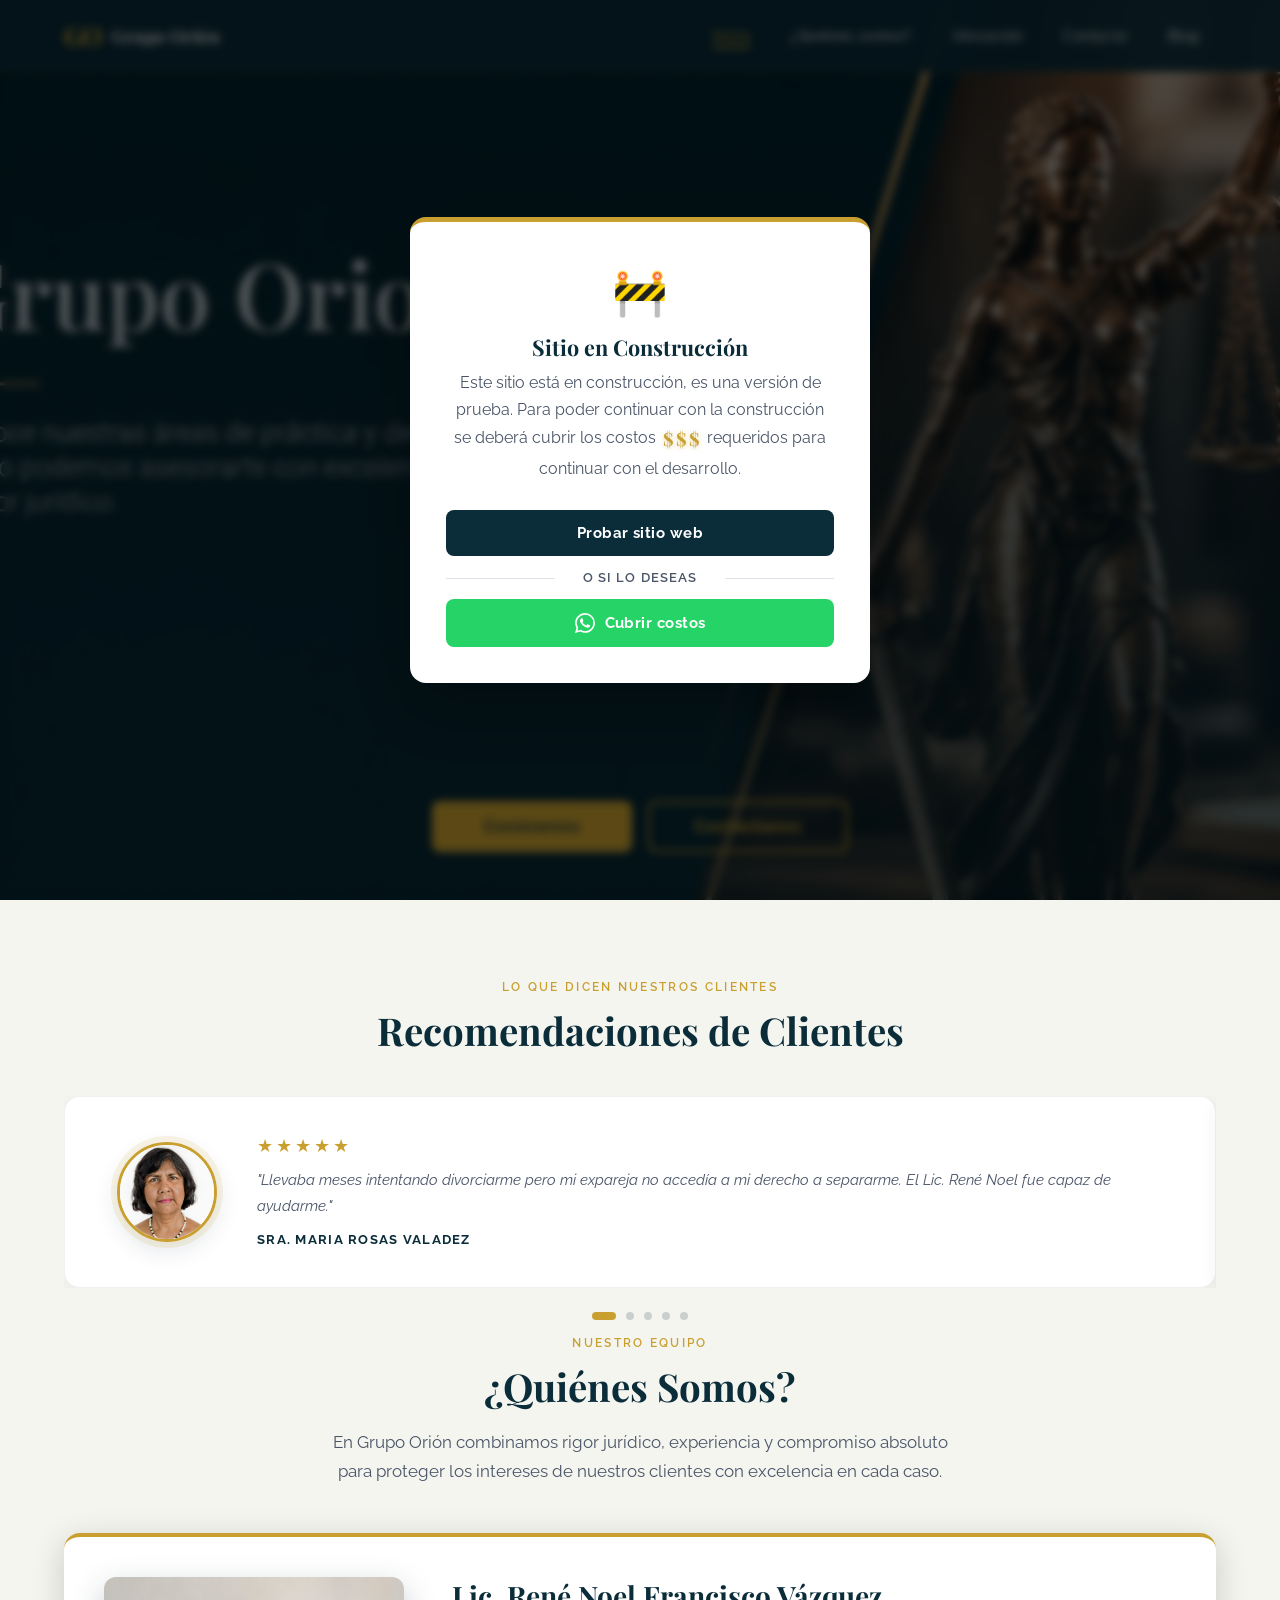
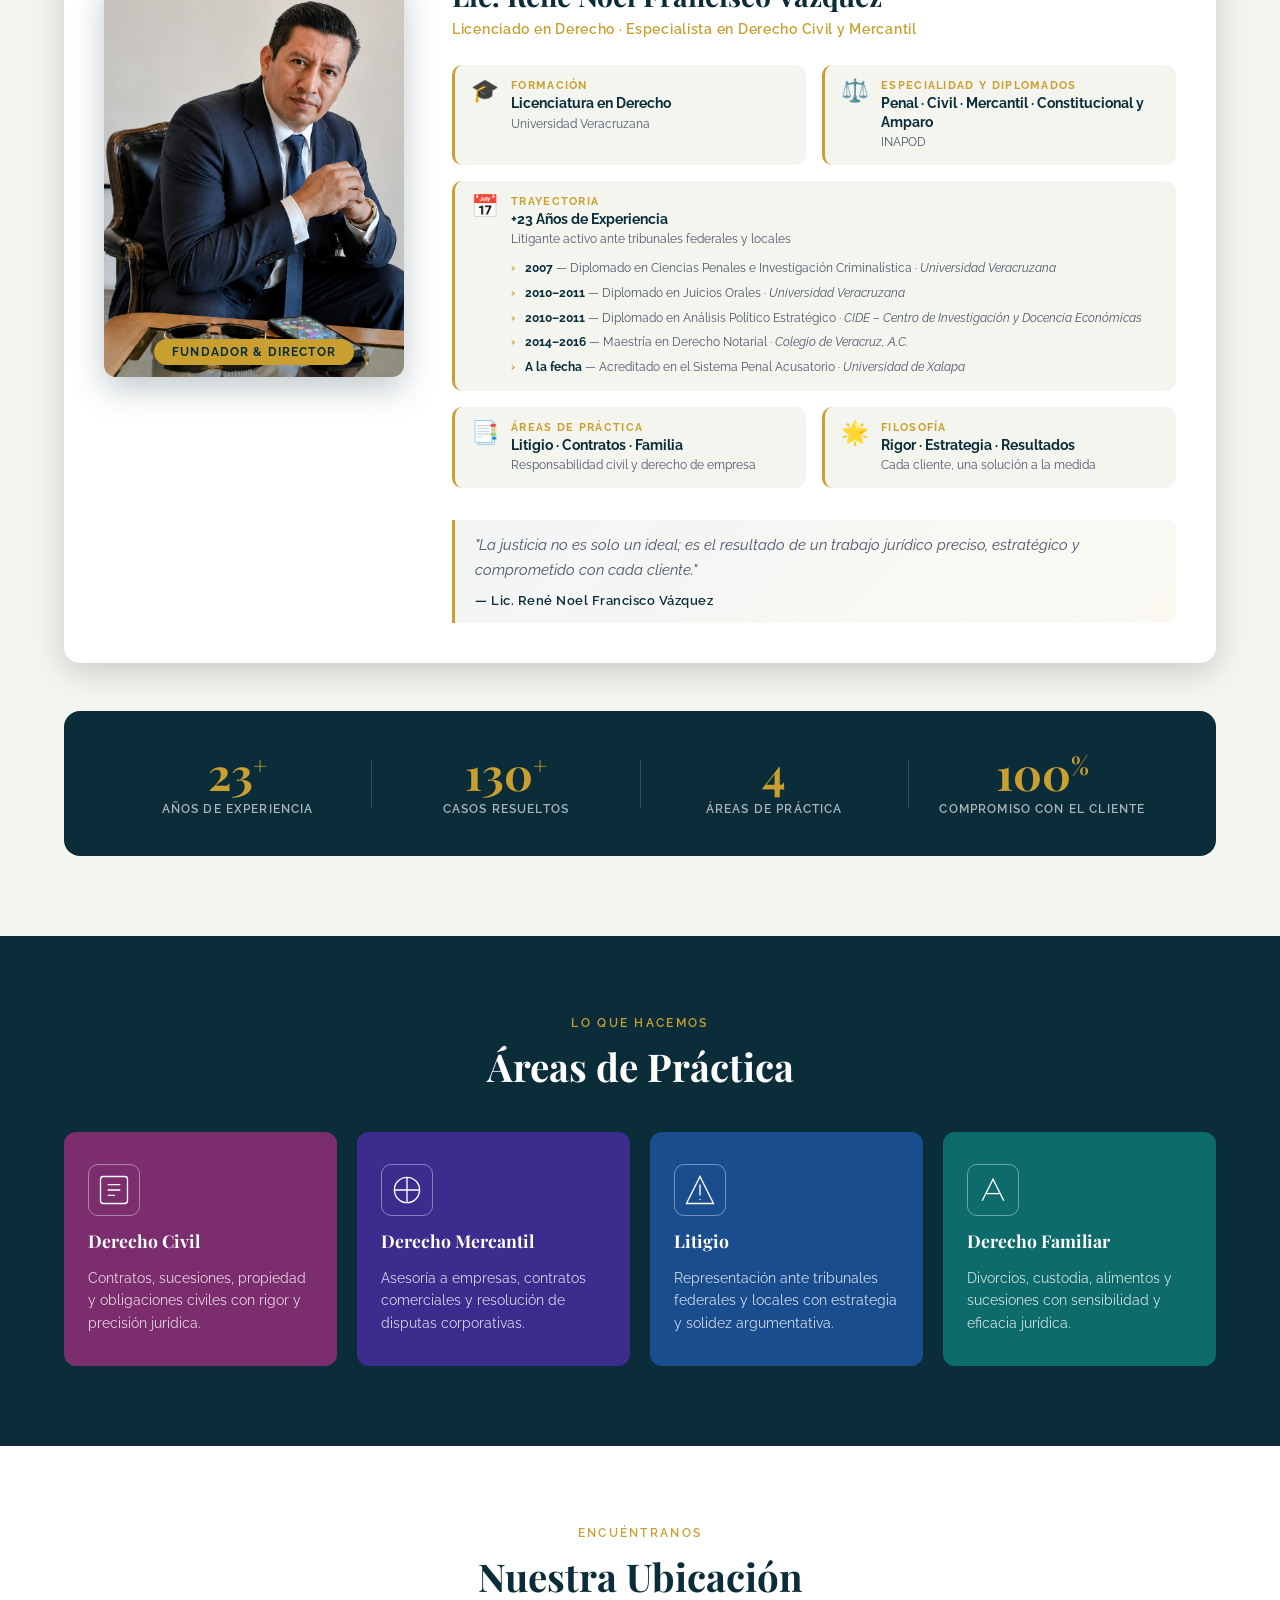
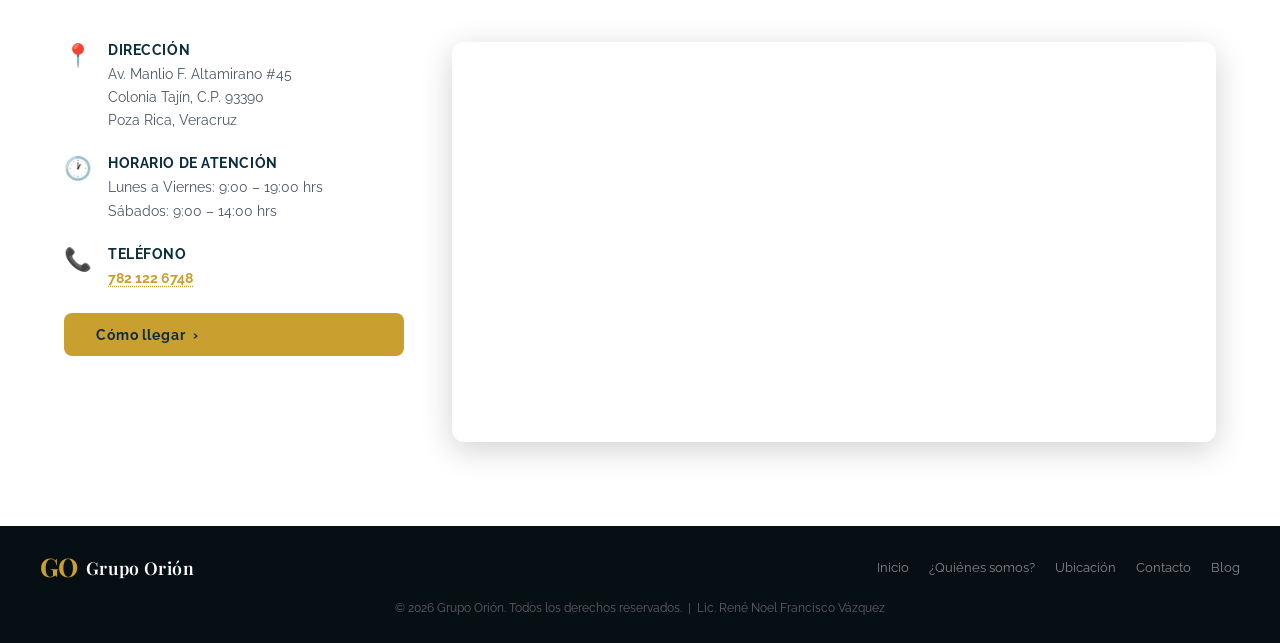
<file: index.html>
<!DOCTYPE html>
<html lang="es">
<head>
  <meta charset="UTF-8" />
  <meta name="viewport" content="width=device-width, initial-scale=1.0" />
  <title>Grupo Orión – Servicios Jurídicos</title>

  <!-- SEO básico -->
  <meta name="description" content="Grupo Orión – Más de 23 años protegiendo tus intereses. Lic. René Noel Francisco Vázquez. Derecho Civil, Mercantil, Litigio y Familiar en Poza Rica, Veracruz." />
  <meta name="author" content="Lic. René Noel Francisco Vázquez" />
  <meta name="keywords" content="abogado Poza Rica, abogado Veracruz, derecho civil Poza Rica, derecho mercantil, litigio, derecho familiar, asesoría jurídica, Grupo Orión, René Vázquez abogado, bufete jurídico Poza Rica, abogado 93390" />
  <meta name="robots" content="index, follow, max-snippet:-1, max-image-preview:large, max-video-preview:-1" />
  <link rel="canonical" href="https://arrova931026.github.io/grupo_orion/" />

  <!-- Geo -->
  <meta name="geo.region"      content="MX-VER" />
  <meta name="geo.placename"   content="Poza Rica, Veracruz, México" />
  <meta name="geo.position"    content="20.5308123;-97.4604922" />
  <meta name="ICBM"            content="20.5308123, -97.4604922" />

  <!-- Open Graph (Facebook, WhatsApp, LinkedIn, correo) -->
  <meta property="og:type"        content="website" />
  <meta property="og:url"         content="https://arrova931026.github.io/grupo_orion/" />
  <meta property="og:title"       content="Grupo Orión – Servicios Jurídicos" />
  <meta property="og:description" content="Más de 23 años protegiendo tus intereses con rigor, estrategia y resultados. Consulta al Lic. René Noel Francisco Vázquez." />
  <meta property="og:image"       content="https://arrova931026.github.io/grupo_orion/social.jpg" />
  <meta property="og:image:type"   content="image/jpeg" />
  <meta property="og:image:width"  content="1200" />
  <meta property="og:image:height" content="1600" />
  <meta property="og:locale"      content="es_MX" />
  <meta property="og:site_name"   content="Grupo Orión" />

  <!-- Twitter Card -->
  <meta name="twitter:card"        content="summary_large_image" />
  <meta name="twitter:title"       content="Grupo Orión – Servicios Jurídicos" />
  <meta name="twitter:description" content="Más de 23 años protegiendo tus intereses con rigor, estrategia y resultados. Consulta al Lic. René Noel Francisco Vázquez." />
  <meta name="twitter:image"       content="https://arrova931026.github.io/grupo_orion/social.jpg" />
  <link rel="preconnect" href="https://fonts.googleapis.com" />
  <link rel="preconnect" href="https://fonts.gstatic.com" crossorigin />
  <link href="https://fonts.googleapis.com/css2?family=Playfair+Display:wght@400;600;700&family=Raleway:wght@300;400;500;600;700&display=swap" rel="stylesheet" />
  <link rel="stylesheet" href="styles.css" />
</head>
<body>

  <!-- ═══════════════════════════════════ NAVBAR ═══════════════════════════════════ -->
  <header class="navbar" id="navbar">
    <div class="nav-container">
      <a href="#inicio" class="nav-logo">
        <span class="logo-oa">GO</span>
        <span class="logo-text">Grupo Orión</span>
      </a>

      <button class="hamburger" id="hamburger" aria-label="Abrir menú" aria-expanded="false">
        <span></span>
        <span></span>
        <span></span>
      </button>

      <nav class="nav-menu" id="nav-menu">
        <ul>
          <li><a href="#inicio" class="nav-link active">Inicio</a></li>
          <li><a href="#quienes-somos" class="nav-link">¿Quiénes somos?</a></li>
          <li><a href="#ubicacion" class="nav-link">Ubicación</a></li>
          <li><a href="#contacto" class="nav-link">Contacto</a></li>
          <li><a href="blog.html" class="nav-link">Blog</a></li>
        </ul>
      </nav>
    </div>
  </header>

  <!-- ═══════════════════════════════════ INICIO ════════════════════════════════════ -->
  <section class="hero" id="inicio">
    <picture>
      <source srcset="indexm.png" media="(max-width: 600px)" />
      <img src="index.png" alt="Grupo Orión – Rigor, Estrategia, Resultados" class="hero-img" />
    </picture>
    <div class="hero-overlay">
      <div class="hero-btns">
        <a href="#quienes-somos" class="btn-hero">Conócenos</a>
        <button class="btn-hero btn-hero-outline" id="btn-contacto-hero" type="button">Contáctanos</button>
      </div>
    </div>
  </section>

  <!-- ════════════════════════════ RECOMENDACIONES ══════════════════════════════════ -->
  <section class="section recomendaciones" id="recomendaciones">
    <div class="container">
      <div class="section-tag">LO QUE DICEN NUESTROS CLIENTES</div>
      <h2 class="section-title">Recomendaciones de Clientes</h2>

      <div class="rec-carousel" id="rec-carousel" aria-label="Reseñas de clientes">
        <div class="rec-track" id="rec-track">

          <article class="rec-card">
            <div class="rec-photo-wrap">
              <img src="rostros/rostro1.png" alt="Cliente" class="rec-photo" loading="lazy" />
            </div>
            <div class="rec-body">
              <div class="rec-stars" aria-label="5 de 5 estrellas">★★★★★</div>
              <blockquote class="rec-text">
                "Llevaba meses intentando divorciarme pero mi expareja no accedía a mi derecho a separarme.
                El Lic. René Noel fue capaz de ayudarme."
              </blockquote>
              <p class="rec-author">Sra. Maria Rosas Valadez</p>
            </div>
          </article>

          <article class="rec-card">
            <div class="rec-photo-wrap">
              <img src="rostros/rostro2.png" alt="Cliente" class="rec-photo" loading="lazy" />
            </div>
            <div class="rec-body">
              <div class="rec-stars" aria-label="5 de 5 estrellas">★★★★★</div>
              <blockquote class="rec-text">
                "Me fui de la ciudad varios años y al regresar mi predio estaba invadido por personas que
                no me dejaban ingresar. Afortunadamente Grupo Orión me ayudó a solucionar el problema."
              </blockquote>
              <p class="rec-author">Julio Lopez Tellez.</p>
            </div>
          </article>

          <article class="rec-card">
            <div class="rec-photo-wrap">
              <img src="rostros/rostro3.png" alt="Cliente" class="rec-photo" loading="lazy" />
            </div>
            <div class="rec-body">
              <div class="rec-stars" aria-label="4 y media estrellas de 5">★★★★<span class="star-half">★</span></div>
              <blockquote class="rec-text">
                "La universidad tardó más de 4 años en expedir mi título y cédula. Grupo Orión tomó
                cartas en el asunto y en solo 10 días tuve mis documentos."
              </blockquote>
              <p class="rec-author">Ing. Adelfo Salas Vargas.</p>
            </div>
          </article>

          <article class="rec-card">
            <div class="rec-photo-wrap">
              <img src="rostros/rostro4.png" alt="Cliente" class="rec-photo" loading="lazy" />
            </div>
            <div class="rec-body">
              <div class="rec-stars" aria-label="5 de 5 estrellas">★★★★★</div>
              <blockquote class="rec-text">
                "Soy jubilada con más de 33 años de servicio y no querían pagarme mi finiquito.
                Grupo Orión me lo resolvió de forma muy accesible."
              </blockquote>
              <p class="rec-author">Lic. Erendida Martinez Perez</p>
            </div>
          </article>

          <article class="rec-card">
            <div class="rec-photo-wrap">
              <img src="rostros/rostro5.png" alt="Cliente" class="rec-photo" loading="lazy" />
            </div>
            <div class="rec-body">
              <div class="rec-stars" aria-label="4 de 5 estrellas">★★★★<span class="star-empty">★</span></div>
              <blockquote class="rec-text">
                "Con más de 18 años como maestro activo comencé a sufrir hostigamiento laboral. El Lic. René
                Noel y su despacho me ayudaron a dejar de sufrirlo."
              </blockquote>
              <p class="rec-author">Lic. Raúl Osorio Hernandez</p>
            </div>
          </article>

        </div>
      </div>

      <div class="rec-dots" id="rec-dots" role="tablist" aria-label="Navegación de reseñas">
        <button class="rec-dot active" data-idx="0" role="tab" aria-selected="true"  aria-label="Reseña 1"></button>
        <button class="rec-dot"        data-idx="1" role="tab" aria-selected="false" aria-label="Reseña 2"></button>
        <button class="rec-dot"        data-idx="2" role="tab" aria-selected="false" aria-label="Reseña 3"></button>
        <button class="rec-dot"        data-idx="3" role="tab" aria-selected="false" aria-label="Reseña 4"></button>
        <button class="rec-dot"        data-idx="4" role="tab" aria-selected="false" aria-label="Reseña 5"></button>
      </div>
    </div>
  </section>

  <!-- ══════════════════════════════ QUIÉNES SOMOS ══════════════════════════════════ -->
  <section class="section quienes" id="quienes-somos">
    <div class="container">
      <div class="section-tag">NUESTRO EQUIPO</div>
      <h2 class="section-title">¿Quiénes Somos?</h2>
      <p class="section-subtitle">
        En Grupo Orión combinamos rigor jurídico, experiencia y compromiso absoluto
        para proteger los intereses de nuestros clientes con excelencia en cada caso.
      </p>

      <!-- Perfil Rene -->
      <div class="profile-card">
        <div class="profile-photo-wrap">
          <img src="rene.png" alt="Lic. René Noel Francisco Vázquez" class="profile-photo" />
          <div class="photo-badge">Fundador &amp; Director</div>
        </div>

        <div class="profile-info">
          <h3 class="profile-name">Lic. René Noel Francisco Vázquez</h3>
          <p class="profile-tagline">Licenciado en Derecho · Especialista en Derecho Civil y Mercantil</p>

          <div class="infographic-grid">
            <div class="info-card">
              <div class="info-icon">🎓</div>
              <div class="info-content">
                <span class="info-label">Formación</span>
                <span class="info-value">Licenciatura en Derecho</span>
                <span class="info-detail">Universidad Veracruzana</span>
              </div>
            </div>

            <div class="info-card">
              <div class="info-icon">⚖️</div>
              <div class="info-content">
                <span class="info-label">Especialidad y Diplomados</span>
                <span class="info-value">Penal · Civil · Mercantil · Constitucional  y Amparo</span>
                <span class="info-detail">INAPOD</span>
              </div>
            </div>

            <div class="info-card info-card--wide">
              <div class="info-icon">📅</div>
              <div class="info-content">
                <span class="info-label">Trayectoria</span>
                <span class="info-value">+23 Años de Experiencia</span>
                <span class="info-detail">Litigante activo ante tribunales federales y locales</span>
                <ul class="info-credentials">
                  <li><strong>2007</strong> — Diplomado en Ciencias Penales e Investigación Criminalística · <em>Universidad Veracruzana</em></li>
                  <li><strong>2010–2011</strong> — Diplomado en Juicios Orales · <em>Universidad Veracruzana</em></li>
                  <li><strong>2010–2011</strong> — Diplomado en Análisis Político Estratégico · <em>CIDE – Centro de Investigación y Docencia Económicas</em></li>
                  <li><strong>2014–2016</strong> — Maestría en Derecho Notarial · <em>Colegio de Veracruz, A.C.</em></li>
                  <li><strong>A la fecha</strong> — Acreditado en el Sistema Penal Acusatorio · <em>Universidad de Xalapa</em></li>
                </ul>
              </div>
            </div>
<!--
            <div class="info-card">
              <div class="info-icon">🏛️</div>
              <div class="info-content">
                <span class="info-label">Membresías</span>
                <span class="info-value">Barra Mexicana de Abogados</span>
                <span class="info-detail">Colegio de Abogados Civilistas</span>
              </div>
            </div>
-->
            <div class="info-card">
              <div class="info-icon">📑</div>
              <div class="info-content">
                <span class="info-label">Áreas de Práctica</span>
                <span class="info-value">Litigio · Contratos · Familia</span>
                <span class="info-detail">Responsabilidad civil y derecho de empresa</span>
              </div>
            </div>

            <div class="info-card">
              <div class="info-icon">🌟</div>
              <div class="info-content">
                <span class="info-label">Filosofía</span>
                <span class="info-value">Rigor · Estrategia · Resultados</span>
                <span class="info-detail">Cada cliente, una solución a la medida</span>
              </div>
            </div>
          </div>

          <blockquote class="profile-quote">
            "La justicia no es solo un ideal; es el resultado de un trabajo jurídico
            preciso, estratégico y comprometido con cada cliente."
            <cite>— Lic. René Noel Francisco Vázquez</cite>
          </blockquote>
        </div>
      </div>

      <!-- Stats bar -->
      <div class="stats-bar">
        <div class="stat">
          <span class="stat-num">23<sup>+</sup></span>
          <span class="stat-lbl">Años de experiencia</span>
        </div>
        <div class="stat-divider"></div>
        <div class="stat">
          <span class="stat-num">130<sup>+</sup></span>
          <span class="stat-lbl">Casos resueltos</span>
        </div>
        <div class="stat-divider"></div>
        <div class="stat">
          <span class="stat-num">4</span>
          <span class="stat-lbl">Áreas de práctica</span>
        </div>
        <div class="stat-divider"></div>
        <div class="stat">
          <span class="stat-num">100<sup>%</sup></span>
          <span class="stat-lbl">Compromiso con el cliente</span>
        </div>
      </div>
    </div>
  </section>

  <!-- ═══════════════════════════════════ SERVICIOS ════════════════════════════════ -->
  <section class="section servicios" id="servicios">
    <div class="container">
      <div class="section-tag">LO QUE HACEMOS</div>
      <h2 class="section-title light">Áreas de Práctica</h2>
      <div class="servicios-grid">
        <div class="servicio-card" style="--card-color: #7b2d6e;">
          <div class="servicio-icon">
            <svg viewBox="0 0 40 40" fill="none" stroke="currentColor" stroke-width="1.5" width="36" height="36"><rect x="5" y="5" width="30" height="30" rx="3"/><path d="M13 20h14M13 14h14M13 26h8"/></svg>
          </div>
          <h3>Derecho Civil</h3>
          <p>Contratos, sucesiones, propiedad y obligaciones civiles con rigor y precisión jurídica.</p>
        </div>
        <div class="servicio-card" style="--card-color: #3d2b8e;">
          <div class="servicio-icon">
            <svg viewBox="0 0 40 40" fill="none" stroke="currentColor" stroke-width="1.5" width="36" height="36"><circle cx="20" cy="20" r="14"/><path d="M20 6v28M6 20h28"/></svg>
          </div>
          <h3>Derecho Mercantil</h3>
          <p>Asesoría a empresas, contratos comerciales y resolución de disputas corporativas.</p>
        </div>
        <div class="servicio-card" style="--card-color: #1a4d8e;">
          <div class="servicio-icon">
            <svg viewBox="0 0 40 40" fill="none" stroke="currentColor" stroke-width="1.5" width="36" height="36"><path d="M20 5 L35 35 H5 Z"/><path d="M20 14v12M20 30v1"/></svg>
          </div>
          <h3>Litigio</h3>
          <p>Representación ante tribunales federales y locales con estrategia y solidez argumentativa.</p>
        </div>
        <div class="servicio-card" style="--card-color: #0e6b6b;">
          <div class="servicio-icon">
            <svg viewBox="0 0 40 40" fill="none" stroke="currentColor" stroke-width="1.5" width="36" height="36"><path d="M8 32 L20 8 L32 32"/><path d="M13 24 h14"/></svg>
          </div>
          <h3>Derecho Familiar</h3>
          <p>Divorcios, custodia, alimentos y sucesiones con sensibilidad y eficacia jurídica.</p>
        </div>
      </div>
    </div>
  </section>

  <!-- ═══════════════════════════════════ UBICACIÓN ════════════════════════════════ -->
  <section class="section ubicacion" id="ubicacion">
    <div class="container">
      <div class="section-tag">ENCUÉNTRANOS</div>
      <h2 class="section-title">Nuestra Ubicación</h2>

      <div class="ubicacion-wrap">
        <div class="ubicacion-info">
          <div class="ubi-item">
            <div class="ubi-icon">📍</div>
            <div>
              <strong>Dirección</strong>
              <p>Av. Manlio F. Altamirano #45<br>Colonia Tajín, C.P. 93390<br>Poza Rica, Veracruz</p>
            </div>
          </div>
          <div class="ubi-item">
            <div class="ubi-icon">🕐</div>
            <div>
              <strong>Horario de Atención</strong>
              <p>Lunes a Viernes: 9:00 – 19:00 hrs<br>Sábados: 9:00 – 14:00 hrs</p>
            </div>
          </div>
          <div class="ubi-item">
            <div class="ubi-icon">📞</div>
            <div>
              <strong>Teléfono</strong>
              <p><button class="phone-trigger" id="phone-trigger-ubi" type="button">782 122 6748</button></p>
            </div>
          </div>
          <!--
          <div class="ubi-item">
            <div class="ubi-icon">✉️</div>
            <div>
              <strong>Correo Electrónico</strong>
              <p>contacto@grupoorion.mx</p>
            </div>
          </div>
          -->
          <a href="https://maps.google.com" target="_blank" rel="noopener noreferrer" class="btn-primary">
            Cómo llegar &nbsp;›
          </a>
        </div>

        <div class="ubicacion-map">
          <iframe
            title="Ubicación Grupo Orión"
            src="https://maps.google.com/maps?q=20.5308123,-97.4604922&hl=es&z=16&output=embed"
            width="100%"
            height="400"
            style="border:0;"
            allowfullscreen=""
            loading="lazy"
            referrerpolicy="no-referrer-when-downgrade">
          </iframe>
        </div>
      </div>
    </div>
  </section>

  <!-- ═══════════════════════════════════ FOOTER ═══════════════════════════════════ -->
  <footer class="footer" id="contacto">
    <div class="footer-inner">
      <div class="footer-logo">
        <span class="logo-oa">GO</span>
        <span class="logo-text">Grupo Orión</span>
      </div>
      <nav class="footer-nav">
        <a href="#inicio">Inicio</a>
        <a href="#quienes-somos">¿Quiénes somos?</a>
        <a href="#ubicacion">Ubicación</a>
        <a href="#contacto">Contacto</a>
        <a href="blog.html">Blog</a>
      </nav>
      <p class="footer-legal">
        &copy; 2026 Grupo Orión. Todos los derechos reservados. &nbsp;|&nbsp; Lic. René Noel Francisco Vázquez
      </p>
    </div>
  </footer>

  <!-- Modal de contacto -->
  <div class="modal-overlay" id="contact-modal" role="dialog" aria-modal="true" aria-labelledby="modal-title">
    <div class="modal-card">
      <button class="modal-close" id="modal-close" aria-label="Cerrar">&times;</button>
      <div class="modal-icon">📲</div>
      <h3 class="modal-title" id="modal-title">¿Cómo deseas contactarnos?</h3>
      <p class="modal-subtitle">Elige el medio de comunicación de tu preferencia:</p>
      <div class="modal-btns">
        <a href="https://wa.me/527821226748?text=Necesito%20asesor%C3%ADa%20jur%C3%ADdica%20de%20Grupo%20Ori%C3%B3n" target="_blank" rel="noopener noreferrer" class="modal-btn modal-btn-whatsapp">
          <svg viewBox="0 0 24 24" fill="currentColor" width="22" height="22"><path d="M17.472 14.382c-.297-.149-1.758-.867-2.03-.967-.273-.099-.471-.148-.67.15-.197.297-.767.966-.94 1.164-.173.199-.347.223-.644.075-.297-.15-1.255-.463-2.39-1.475-.883-.788-1.48-1.761-1.653-2.059-.173-.297-.018-.458.13-.606.134-.133.298-.347.446-.52.149-.174.198-.298.298-.497.099-.198.05-.371-.025-.52-.075-.149-.669-1.612-.916-2.207-.242-.579-.487-.5-.669-.51-.173-.008-.371-.01-.57-.01-.198 0-.52.074-.792.372-.272.297-1.04 1.016-1.04 2.479 0 1.462 1.065 2.875 1.213 3.074.149.198 2.096 3.2 5.077 4.487.709.306 1.262.489 1.694.625.712.227 1.36.195 1.871.118.571-.085 1.758-.719 2.006-1.413.248-.694.248-1.289.173-1.413-.074-.124-.272-.198-.57-.347m-5.421 7.403h-.004a9.87 9.87 0 01-5.031-1.378l-.361-.214-3.741.982.998-3.648-.235-.374a9.86 9.86 0 01-1.51-5.26c.001-5.45 4.436-9.884 9.888-9.884 2.64 0 5.122 1.03 6.988 2.898a9.825 9.825 0 012.893 6.994c-.003 5.45-4.437 9.884-9.885 9.884m8.413-18.297A11.815 11.815 0 0012.05 0C5.495 0 .16 5.335.157 11.892c0 2.096.547 4.142 1.588 5.945L.057 24l6.305-1.654a11.882 11.882 0 005.683 1.448h.005c6.554 0 11.89-5.335 11.893-11.893a11.821 11.821 0 00-3.48-8.413z"/></svg>
          Conectar por WhatsApp
        </a>
        <a href="tel:7821226748" class="modal-btn modal-btn-phone">
          <svg viewBox="0 0 24 24" fill="currentColor" width="22" height="22"><path d="M6.62 10.79c1.44 2.83 3.76 5.14 6.59 6.59l2.2-2.2c.27-.27.67-.36 1.02-.24 1.12.37 2.33.57 3.57.57.55 0 1 .45 1 1V20c0 .55-.45 1-1 1-9.39 0-17-7.61-17-17 0-.55.45-1 1-1h3.5c.55 0 1 .45 1 1 0 1.25.2 2.45.57 3.57.11.35.03.74-.25 1.02l-2.2 2.2z"/></svg>
          Vía Telefónica
        </a>
      </div>
    </div>
  </div>

  <!-- Toast de confirmación -->
  <div class="toast" id="toast">Mensaje enviado con éxito. ¡Nos pondremos en contacto pronto!</div>

  <!-- Modal de construcción -->
  <div class="modal-overlay construccion-overlay" id="construccion-modal" role="dialog" aria-modal="true" aria-labelledby="construccion-title">
    <div class="modal-card construccion-card">
      <div class="construccion-icon">🚧</div>
      <h3 class="modal-title" id="construccion-title">Sitio en Construcción</h3>
      <p class="construccion-body">
        Este sitio está en construcción, es una versión de prueba. Para poder continuar con la
        construcción se deberá cubrir los costos
        <span class="price-signs" aria-label="costos">
          <span class="ps">$</span><span class="ps">$</span><span class="ps">$</span>
        </span>
        requeridos para continuar con el desarrollo.
      </p>
      <div class="construccion-btns">
        <button class="modal-btn construccion-btn-probar" id="btn-probar-sitio" type="button">
          Probar sitio web
        </button>
        <p class="construccion-divider">O si lo deseas</p>
        <a href="https://wa.me/527821226748?text=Hola%20soy%20el%20cliente%20del%20proyecto%20Grupo%20Ori%C3%B3n%2C%20estoy%20interesado%20en%20el%20desarrollo%20del%20producto"
           target="_blank" rel="noopener noreferrer"
           class="modal-btn modal-btn-whatsapp construccion-btn-costos">
          <svg viewBox="0 0 24 24" fill="currentColor" width="20" height="20"><path d="M17.472 14.382c-.297-.149-1.758-.867-2.03-.967-.273-.099-.471-.148-.67.15-.197.297-.767.966-.94 1.164-.173.199-.347.223-.644.075-.297-.15-1.255-.463-2.39-1.475-.883-.788-1.48-1.761-1.653-2.059-.173-.297-.018-.458.13-.606.134-.133.298-.347.446-.52.149-.174.198-.298.298-.497.099-.198.05-.371-.025-.52-.075-.149-.669-1.612-.916-2.207-.242-.579-.487-.5-.669-.51-.173-.008-.371-.01-.57-.01-.198 0-.52.074-.792.372-.272.297-1.04 1.016-1.04 2.479 0 1.462 1.065 2.875 1.213 3.074.149.198 2.096 3.2 5.077 4.487.709.306 1.262.489 1.694.625.712.227 1.36.195 1.871.118.571-.085 1.758-.719 2.006-1.413.248-.694.248-1.289.173-1.413-.074-.124-.272-.198-.57-.347m-5.421 7.403h-.004a9.87 9.87 0 01-5.031-1.378l-.361-.214-3.741.982.998-3.648-.235-.374a9.86 9.86 0 01-1.51-5.26c.001-5.45 4.436-9.884 9.888-9.884 2.64 0 5.122 1.03 6.988 2.898a9.825 9.825 0 012.893 6.994c-.003 5.45-4.437 9.884-9.885 9.884m8.413-18.297A11.815 11.815 0 0012.05 0C5.495 0 .16 5.335.157 11.892c0 2.096.547 4.142 1.588 5.945L.057 24l6.305-1.654a11.882 11.882 0 005.683 1.448h.005c6.554 0 11.89-5.335 11.893-11.893a11.821 11.821 0 00-3.48-8.413z"/></svg>
          Cubrir costos
        </a>
      </div>
    </div>
  </div>

  <script src="script.js"></script>

  <!-- Datos estructurados JSON-LD (Schema.org) para Google -->
  <script type="application/ld+json">
  {
    "@context": "https://schema.org",
    "@type": "LegalService",
    "name": "Grupo Orión – Servicios Jurídicos",
    "alternateName": "Grupo Orión",
    "url": "https://arrova931026.github.io/grupo_orion/",
    "logo": "https://arrova931026.github.io/grupo_orion/index.png",
    "image": "https://arrova931026.github.io/grupo_orion/index.png",
    "description": "Más de 23 años protegiendo tus intereses con rigor, estrategia y resultados. Especialistas en Derecho Civil, Mercantil, Litigio y Derecho Familiar en Poza Rica, Veracruz.",
    "founder": {
      "@type": "Person",
      "name": "René Noel Francisco Vázquez",
      "jobTitle": "Licenciado en Derecho",
      "alumniOf": "Universidad Veracruzana"
    },
    "address": {
      "@type": "PostalAddress",
      "streetAddress": "Av. Manlio F. Altamirano #45",
      "addressLocality": "Poza Rica",
      "addressRegion": "Veracruz",
      "postalCode": "93390",
      "addressCountry": "MX"
    },
    "geo": {
      "@type": "GeoCoordinates",
      "latitude": 20.5308123,
      "longitude": -97.4604922
    },
    "telephone": "+527821226748",
    "email": "contacto@grupoorion.mx",
    "openingHoursSpecification": [
      {
        "@type": "OpeningHoursSpecification",
        "dayOfWeek": ["Monday","Tuesday","Wednesday","Thursday","Friday"],
        "opens": "09:00",
        "closes": "19:00"
      },
      {
        "@type": "OpeningHoursSpecification",
        "dayOfWeek": "Saturday",
        "opens": "09:00",
        "closes": "14:00"
      }
    ],
    "areaServed": {
      "@type": "City",
      "name": "Poza Rica",
      "containedInPlace": {
        "@type": "State",
        "name": "Veracruz",
        "containedInPlace": {
          "@type": "Country",
          "name": "México"
        }
      }
    },
    "serviceType": ["Derecho Civil","Derecho Mercantil","Litigio","Derecho Familiar"],
    "priceRange": "$$",
    "sameAs": [
      "https://arrova931026.github.io/grupo_orion/"
    ]
  }
  </script>
</body>
</html>
</file>
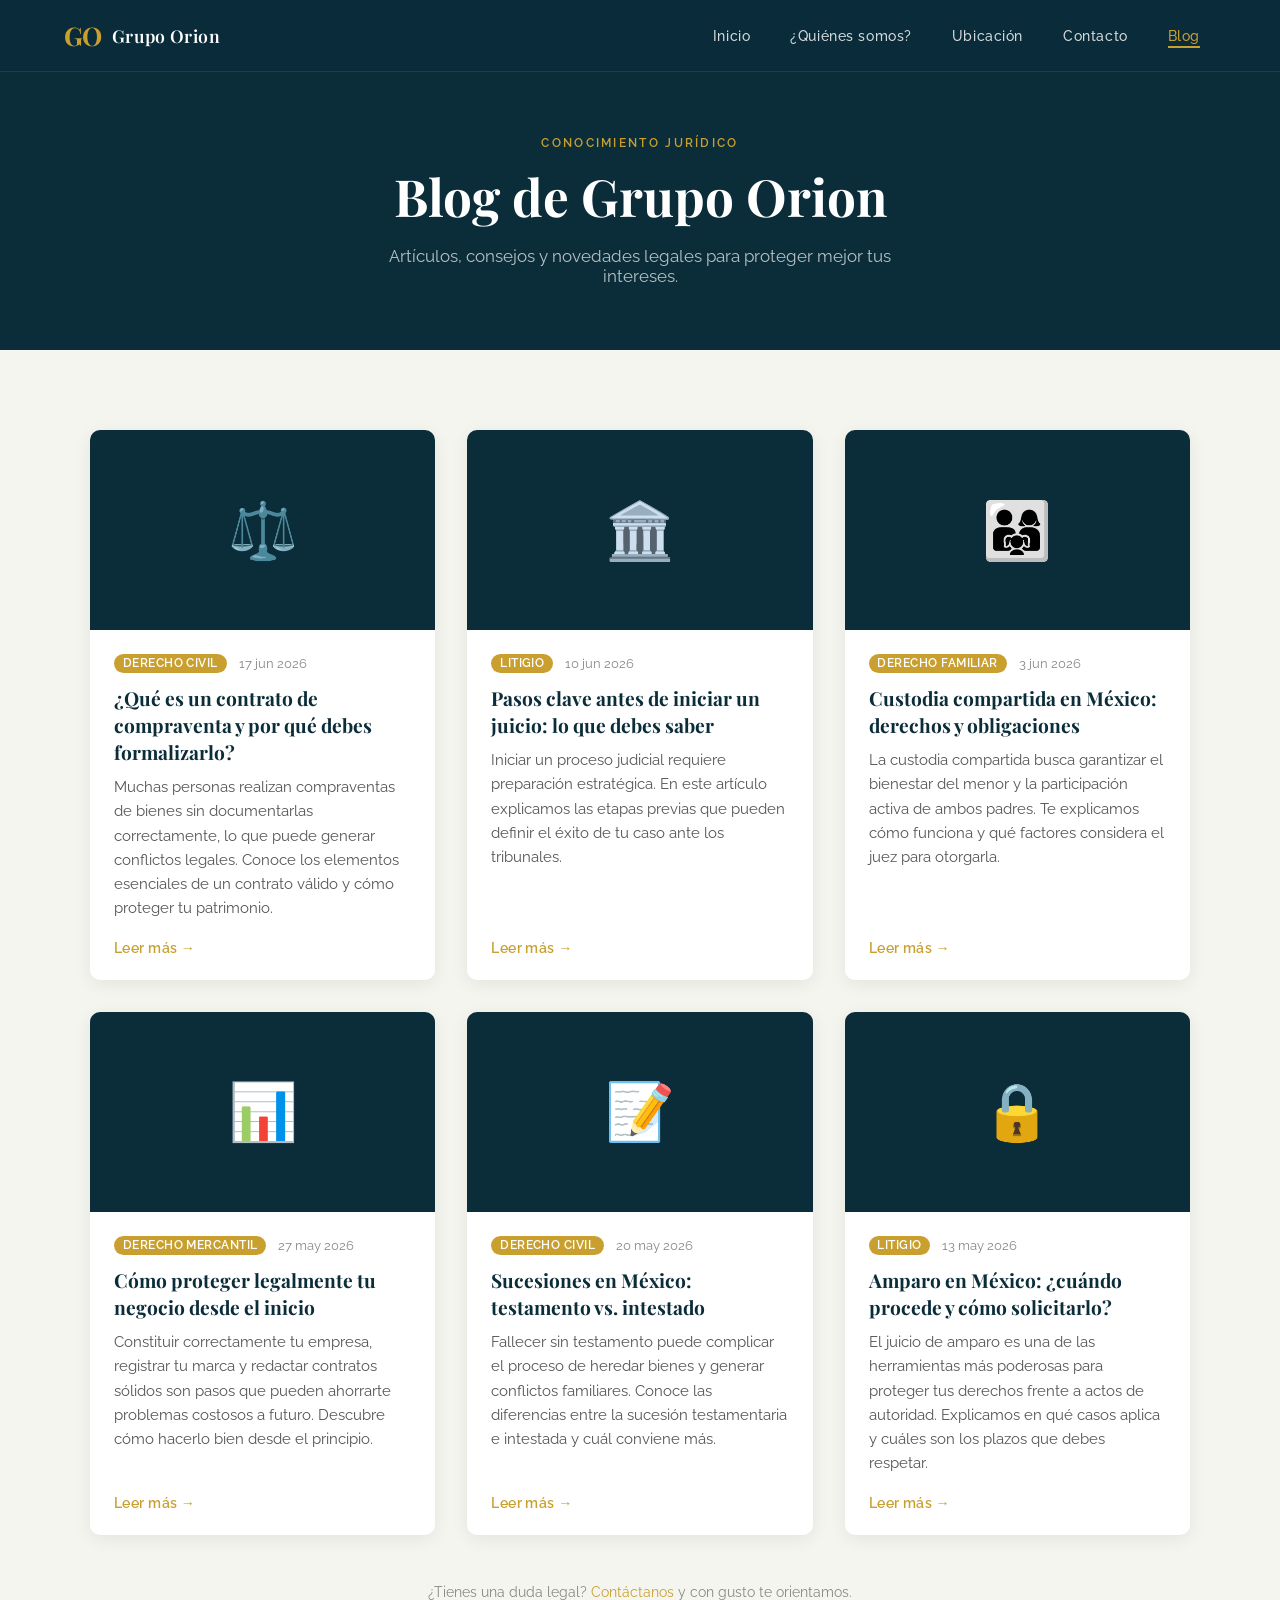
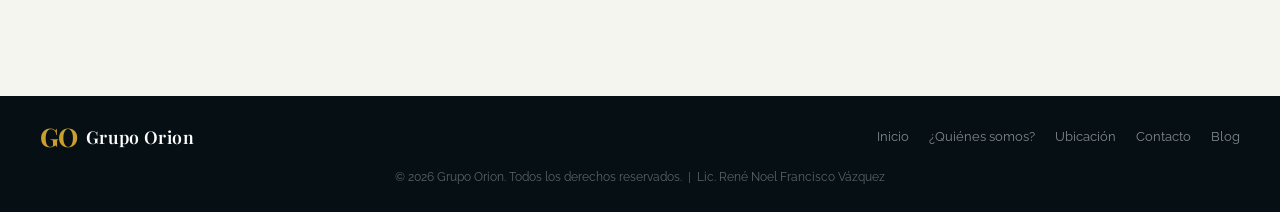
<file: blog.html>
<!DOCTYPE html>
<html lang="es">
<head>
  <meta charset="UTF-8" />
  <meta name="viewport" content="width=device-width, initial-scale=1.0" />
  <title>Blog – Grupo Orion</title>

  <meta name="description" content="Artículos y consejos jurídicos del Lic. René Noel Francisco Vázquez – Grupo Orion, Poza Rica, Veracruz." />
  <meta name="author" content="Lic. René Noel Francisco Vázquez" />
  <meta name="robots" content="index, follow" />
  <link rel="canonical" href="https://arrova931026.github.io/grupo_orion/blog.html" />

  <!-- Open Graph -->
  <meta property="og:type"        content="website" />
  <meta property="og:url"         content="https://arrova931026.github.io/grupo_orion/blog.html" />
  <meta property="og:title"       content="Blog Jurídico – Grupo Orion" />
  <meta property="og:description" content="Artículos y consejos legales del Lic. René Noel Francisco Vázquez en Poza Rica, Veracruz." />
  <meta property="og:image"       content="https://arrova931026.github.io/grupo_orion/social.jpg" />
  <meta property="og:image:type"  content="image/jpeg" />
  <meta property="og:locale"      content="es_MX" />
  <meta property="og:site_name"   content="Grupo Orion" />

  <link rel="preconnect" href="https://fonts.googleapis.com" />
  <link rel="preconnect" href="https://fonts.gstatic.com" crossorigin />
  <link href="https://fonts.googleapis.com/css2?family=Playfair+Display:wght@400;600;700&family=Raleway:wght@300;400;500;600;700&display=swap" rel="stylesheet" />
  <link rel="stylesheet" href="styles.css" />
  <style>
    /* ── Blog-specific styles ── */
    .blog-hero {
      background: var(--teal-dark);
      padding: calc(var(--nav-h) + 4rem) 1.5rem 4rem;
      text-align: center;
    }
    .blog-hero .section-tag { margin-bottom: .75rem; }
    .blog-hero h1 {
      font-family: 'Playfair Display', serif;
      font-size: clamp(2rem, 5vw, 3.2rem);
      color: #fff;
      margin-bottom: 1rem;
    }
    .blog-hero p {
      color: rgba(255,255,255,.7);
      font-size: 1.05rem;
      max-width: 560px;
      margin: 0 auto;
    }

    /* ── Grid ── */
    .blog-section {
      background: var(--off-white);
      padding: 5rem 1.5rem 6rem;
    }
    .blog-grid {
      display: grid;
      grid-template-columns: repeat(auto-fill, minmax(300px, 1fr));
      gap: 2rem;
      max-width: 1100px;
      margin: 0 auto;
    }

    /* ── Card ── */
    .blog-card {
      background: #fff;
      border-radius: 10px;
      overflow: hidden;
      box-shadow: 0 4px 18px rgba(0,0,0,.07);
      display: flex;
      flex-direction: column;
      transition: transform .25s, box-shadow .25s;
    }
    .blog-card:hover {
      transform: translateY(-4px);
      box-shadow: 0 10px 30px rgba(0,0,0,.12);
    }
    .blog-card-img {
      width: 100%;
      height: 200px;
      object-fit: cover;
      background: var(--teal-dark);
      display: flex;
      align-items: center;
      justify-content: center;
      color: var(--gold);
      font-size: 3.5rem;
    }
    .blog-card-body {
      padding: 1.5rem;
      flex: 1;
      display: flex;
      flex-direction: column;
    }
    .blog-card-meta {
      display: flex;
      align-items: center;
      gap: .75rem;
      font-size: .8rem;
      color: #888;
      margin-bottom: .75rem;
    }
    .blog-card-tag {
      background: var(--gold);
      color: #fff;
      padding: .15rem .55rem;
      border-radius: 30px;
      font-size: .72rem;
      font-weight: 600;
      text-transform: uppercase;
      letter-spacing: .04em;
    }
    .blog-card h2 {
      font-family: 'Playfair Display', serif;
      font-size: 1.2rem;
      color: var(--teal-dark);
      margin-bottom: .6rem;
      line-height: 1.4;
    }
    .blog-card p {
      font-size: .92rem;
      color: #555;
      line-height: 1.65;
      flex: 1;
    }
    .blog-card-link {
      display: inline-block;
      margin-top: 1.2rem;
      font-size: .88rem;
      font-weight: 600;
      color: var(--gold);
      text-decoration: none;
      letter-spacing: .03em;
    }
    .blog-card-link:hover { text-decoration: underline; }

    /* ── Placeholder entry page notice ── */
    .blog-notice {
      text-align: center;
      padding: 3rem 1rem 0;
      color: #888;
      font-size: .9rem;
    }

    @media (max-width: 600px) {
      .blog-grid { grid-template-columns: 1fr; }
    }
  </style>
</head>
<body>

  <!-- ═══════════════════════════════ NAVBAR ══════════════════════════════════ -->
  <header class="navbar" id="navbar">
    <div class="nav-container">
      <a href="index.html" class="nav-logo">
        <span class="logo-oa">GO</span>
        <span class="logo-text">Grupo Orion</span>
      </a>

      <button class="hamburger" id="hamburger" aria-label="Abrir menú" aria-expanded="false">
        <span></span>
        <span></span>
        <span></span>
      </button>

      <nav class="nav-menu" id="nav-menu">
        <ul>
          <li><a href="index.html#inicio"        class="nav-link">Inicio</a></li>
          <li><a href="index.html#quienes-somos" class="nav-link">¿Quiénes somos?</a></li>
          <li><a href="index.html#ubicacion"     class="nav-link">Ubicación</a></li>
          <li><a href="index.html#contacto"      class="nav-link">Contacto</a></li>
          <li><a href="blog.html"                class="nav-link active">Blog</a></li>
        </ul>
      </nav>
    </div>
  </header>

  <!-- ═══════════════════════════════ BLOG HERO ═══════════════════════════════ -->
  <section class="blog-hero">
    <div class="section-tag">CONOCIMIENTO JURÍDICO</div>
    <h1>Blog de Grupo Orion</h1>
    <p>Artículos, consejos y novedades legales para proteger mejor tus intereses.</p>
  </section>

  <!-- ═══════════════════════════════ ENTRADAS ════════════════════════════════ -->
  <section class="blog-section">
    <div class="blog-grid">

      <!-- Entrada 1 -->
      <article class="blog-card">
        <div class="blog-card-img">⚖️</div>
        <div class="blog-card-body">
          <div class="blog-card-meta">
            <span class="blog-card-tag">Derecho Civil</span>
            <span>17 jun 2026</span>
          </div>
          <h2>¿Qué es un contrato de compraventa y por qué debes formalizarlo?</h2>
          <p>Muchas personas realizan compraventas de bienes sin documentarlas correctamente, lo que puede generar conflictos legales. Conoce los elementos esenciales de un contrato válido y cómo proteger tu patrimonio.</p>
          <a href="#" class="blog-card-link">Leer más →</a>
        </div>
      </article>

      <!-- Entrada 2 -->
      <article class="blog-card">
        <div class="blog-card-img">🏛️</div>
        <div class="blog-card-body">
          <div class="blog-card-meta">
            <span class="blog-card-tag">Litigio</span>
            <span>10 jun 2026</span>
          </div>
          <h2>Pasos clave antes de iniciar un juicio: lo que debes saber</h2>
          <p>Iniciar un proceso judicial requiere preparación estratégica. En este artículo explicamos las etapas previas que pueden definir el éxito de tu caso ante los tribunales.</p>
          <a href="#" class="blog-card-link">Leer más →</a>
        </div>
      </article>

      <!-- Entrada 3 -->
      <article class="blog-card">
        <div class="blog-card-img">👨‍👩‍👧</div>
        <div class="blog-card-body">
          <div class="blog-card-meta">
            <span class="blog-card-tag">Derecho Familiar</span>
            <span>3 jun 2026</span>
          </div>
          <h2>Custodia compartida en México: derechos y obligaciones</h2>
          <p>La custodia compartida busca garantizar el bienestar del menor y la participación activa de ambos padres. Te explicamos cómo funciona y qué factores considera el juez para otorgarla.</p>
          <a href="#" class="blog-card-link">Leer más →</a>
        </div>
      </article>

      <!-- Entrada 4 -->
      <article class="blog-card">
        <div class="blog-card-img">📊</div>
        <div class="blog-card-body">
          <div class="blog-card-meta">
            <span class="blog-card-tag">Derecho Mercantil</span>
            <span>27 may 2026</span>
          </div>
          <h2>Cómo proteger legalmente tu negocio desde el inicio</h2>
          <p>Constituir correctamente tu empresa, registrar tu marca y redactar contratos sólidos son pasos que pueden ahorrarte problemas costosos a futuro. Descubre cómo hacerlo bien desde el principio.</p>
          <a href="#" class="blog-card-link">Leer más →</a>
        </div>
      </article>

      <!-- Entrada 5 -->
      <article class="blog-card">
        <div class="blog-card-img">📝</div>
        <div class="blog-card-body">
          <div class="blog-card-meta">
            <span class="blog-card-tag">Derecho Civil</span>
            <span>20 may 2026</span>
          </div>
          <h2>Sucesiones en México: testamento vs. intestado</h2>
          <p>Fallecer sin testamento puede complicar el proceso de heredar bienes y generar conflictos familiares. Conoce las diferencias entre la sucesión testamentaria e intestada y cuál conviene más.</p>
          <a href="#" class="blog-card-link">Leer más →</a>
        </div>
      </article>

      <!-- Entrada 6 -->
      <article class="blog-card">
        <div class="blog-card-img">🔒</div>
        <div class="blog-card-body">
          <div class="blog-card-meta">
            <span class="blog-card-tag">Litigio</span>
            <span>13 may 2026</span>
          </div>
          <h2>Amparo en México: ¿cuándo procede y cómo solicitarlo?</h2>
          <p>El juicio de amparo es una de las herramientas más poderosas para proteger tus derechos frente a actos de autoridad. Explicamos en qué casos aplica y cuáles son los plazos que debes respetar.</p>
          <a href="#" class="blog-card-link">Leer más →</a>
        </div>
      </article>

    </div>

    <p class="blog-notice">¿Tienes una duda legal? <a href="index.html#contacto" style="color:var(--gold)">Contáctanos</a> y con gusto te orientamos.</p>
  </section>

  <!-- ═══════════════════════════════ FOOTER ══════════════════════════════════ -->
  <footer class="footer" id="contacto">
    <div class="footer-inner">
      <div class="footer-logo">
        <span class="logo-oa">GO</span>
        <span class="logo-text">Grupo Orion</span>
      </div>
      <nav class="footer-nav">
        <a href="index.html#inicio">Inicio</a>
        <a href="index.html#quienes-somos">¿Quiénes somos?</a>
        <a href="index.html#ubicacion">Ubicación</a>
        <a href="index.html#contacto">Contacto</a>
        <a href="blog.html">Blog</a>
      </nav>
      <p class="footer-legal">
        &copy; 2026 Grupo Orion. Todos los derechos reservados. &nbsp;|&nbsp; Lic. René Noel Francisco Vázquez
      </p>
    </div>
  </footer>

  <script>
    // Hamburger menu (mismo comportamiento que index.html)
    const navbar    = document.getElementById('navbar');
    const hamburger = document.getElementById('hamburger');
    const navMenu   = document.getElementById('nav-menu');

    hamburger.addEventListener('click', () => {
      const isOpen = navMenu.classList.toggle('open');
      hamburger.classList.toggle('open', isOpen);
      hamburger.setAttribute('aria-expanded', isOpen);
    });

    navMenu.querySelectorAll('.nav-link').forEach(link => {
      link.addEventListener('click', () => {
        navMenu.classList.remove('open');
        hamburger.classList.remove('open');
        hamburger.setAttribute('aria-expanded', 'false');
      });
    });

    document.addEventListener('click', e => {
      if (!navbar.contains(e.target)) {
        navMenu.classList.remove('open');
        hamburger.classList.remove('open');
        hamburger.setAttribute('aria-expanded', 'false');
      }
    });

    document.addEventListener('keydown', e => {
      if (e.key === 'Escape') {
        navMenu.classList.remove('open');
        hamburger.classList.remove('open');
        hamburger.setAttribute('aria-expanded', 'false');
      }
    });

    // Navbar scrolled style
    window.addEventListener('scroll', () => {
      navbar.classList.toggle('scrolled', window.scrollY > 10);
    }, { passive: true });
  </script>
</body>
</html>
</file>
<file: styles.css>
/* ═══════════════════════════════════════════════════════════════
   GRUPO ORION – Stylesheet
   Paleta: #0b2d3a (teal oscuro), #c9a030 (dorado), #fff, #f5f5f0
   ═══════════════════════════════════════════════════════════════ */

/* ── Variables ─────────────────────────────────────────────────── */
:root {
  --teal-dark:   #0b2d3a;
  --teal-mid:    #0e4454;
  --teal-light:  #1a6678;
  --gold:        #c9a030;
  --gold-light:  #e8c96a;
  --white:       #ffffff;
  --off-white:   #f5f5f0;
  --text-dark:   #1a1a2e;
  --text-mid:    #4a5568;
  --text-light:  #cbd5e0;
  --font-head:   'Playfair Display', Georgia, serif;
  --font-body:   'Raleway', 'Segoe UI', sans-serif;
  --nav-h:       72px;
  --transition:  0.3s ease;
  --radius:      8px;
  --shadow:      0 8px 32px rgba(0,0,0,.18);
}

/* ── Reset ──────────────────────────────────────────────────────── */
*, *::before, *::after { box-sizing: border-box; margin: 0; padding: 0; }
html {
  scroll-behavior: smooth;
  font-size: 16px;
  scroll-padding-top: var(--nav-h);
}
body {
  font-family: var(--font-body);
  color: var(--text-dark);
  background: var(--white);
  overflow-x: hidden;
}
img { max-width: 100%; display: block; }
a  { text-decoration: none; color: inherit; }
ul { list-style: none; }

/* ── Utility ────────────────────────────────────────────────────── */
.container { width: 100%; max-width: 1200px; margin: 0 auto; padding: 0 24px; }
.section    { padding: 80px 0; }
.section-tag {
  font-size: .72rem;
  letter-spacing: .2em;
  text-transform: uppercase;
  color: var(--gold);
  font-weight: 600;
  margin-bottom: 10px;
  text-align: center;
}
.section-title {
  font-family: var(--font-head);
  font-size: clamp(1.8rem, 3vw, 2.6rem);
  color: var(--teal-dark);
  text-align: center;
  margin-bottom: 16px;
}
.section-title.light { color: var(--white); }
.section-subtitle {
  max-width: 640px;
  margin: 0 auto 48px;
  color: var(--text-mid);
  text-align: center;
  line-height: 1.7;
  font-size: 1.05rem;
}
.section-subtitle.light { color: var(--text-light); }

/* ── Buttons ─────────────────────────────────────────────────────── */
.btn-primary {
  display: inline-block;
  background: var(--gold);
  color: var(--teal-dark);
  font-family: var(--font-body);
  font-weight: 700;
  font-size: .9rem;
  letter-spacing: .06em;
  padding: 13px 32px;
  border-radius: var(--radius);
  border: none;
  cursor: pointer;
  transition: background var(--transition), transform var(--transition), box-shadow var(--transition);
}
.btn-primary:hover {
  background: var(--gold-light);
  transform: translateY(-2px);
  box-shadow: 0 6px 20px rgba(201,160,48,.35);
}

/* ════════════════════════════════════════════════════════════════
   NAVBAR
════════════════════════════════════════════════════════════════ */
.navbar {
  position: fixed;
  top: 0; left: 0; right: 0;
  z-index: 1100;
  height: var(--nav-h);
  background: rgba(11,45,58,.95);
  backdrop-filter: blur(10px);
  -webkit-backdrop-filter: blur(10px);
  border-bottom: 1px solid rgba(201,160,48,.15);
  transition: box-shadow var(--transition);
}
.navbar.scrolled { box-shadow: 0 4px 24px rgba(0,0,0,.35); }

.nav-container {
  display: flex;
  align-items: center;
  justify-content: space-between;
  max-width: 1200px;
  margin: 0 auto;
  padding: 0 24px;
  height: 100%;
}

/* Logo */
.nav-logo {
  display: flex;
  align-items: center;
  gap: 10px;
}
.logo-oa {
  font-family: var(--font-head);
  font-weight: 700;
  font-size: 1.6rem;
  color: var(--gold);
  letter-spacing: -.02em;
  line-height: 1;
}
.logo-text {
  font-family: var(--font-head);
  font-size: 1.1rem;
  font-weight: 600;
  color: var(--white);
  letter-spacing: .02em;
}

/* Nav links */
.nav-menu ul {
  display: flex;
  gap: 8px;
  align-items: center;
}
.nav-link {
  color: rgba(255,255,255,.82);
  font-size: .9rem;
  font-weight: 500;
  letter-spacing: .04em;
  padding: 8px 16px;
  border-radius: 4px;
  transition: color var(--transition), background var(--transition);
  position: relative;
}
.nav-link::after {
  content: '';
  position: absolute;
  bottom: 4px; left: 16px; right: 16px;
  height: 2px;
  background: var(--gold);
  transform: scaleX(0);
  transition: transform var(--transition);
  transform-origin: center;
}
.nav-link:hover,
.nav-link.active {
  color: var(--gold);
}
.nav-link:hover::after,
.nav-link.active::after {
  transform: scaleX(1);
}

/* Hamburger */
.hamburger {
  display: none;
  flex-direction: column;
  justify-content: space-between;
  width: 26px;
  height: 18px;
  background: none;
  border: none;
  cursor: pointer;
  padding: 0;
  z-index: 1100;
}
.hamburger span {
  display: block;
  height: 2px;
  background: var(--white);
  border-radius: 2px;
  transition: all var(--transition);
}
.hamburger.open span:nth-child(1) { transform: translateY(8px) rotate(45deg); }
.hamburger.open span:nth-child(2) { opacity: 0; }
.hamburger.open span:nth-child(3) { transform: translateY(-8px) rotate(-45deg); }

/* ── Phone trigger button ───────────────────────────────────────── */
.phone-trigger {
  background: none;
  border: none;
  color: var(--gold);
  font-family: var(--font-body);
  font-size: inherit;
  font-weight: 700;
  cursor: pointer;
  padding: 0;
  text-decoration: underline dotted;
  text-underline-offset: 3px;
  transition: color var(--transition);
}
.phone-trigger:hover { color: var(--gold-light); }

/* ── Modal ───────────────────────────────────────────────────────── */
.modal-overlay {
  position: fixed;
  inset: 0;
  background: rgba(0,0,0,.55);
  backdrop-filter: blur(4px);
  display: flex;
  align-items: center;
  justify-content: center;
  z-index: 2000;
  opacity: 0;
  pointer-events: none;
  transition: opacity .3s ease;
  padding: 16px;
}
.modal-overlay.show {
  opacity: 1;
  pointer-events: all;
}
.modal-card {
  background: var(--white);
  border-radius: 16px;
  padding: 40px 36px;
  max-width: 420px;
  width: 100%;
  position: relative;
  text-align: center;
  box-shadow: 0 24px 64px rgba(0,0,0,.35);
  transform: translateY(20px) scale(.97);
  transition: transform .3s ease;
}
.modal-overlay.show .modal-card {
  transform: translateY(0) scale(1);
}
.modal-close {
  position: absolute;
  top: 14px; right: 16px;
  background: none;
  border: none;
  font-size: 1.6rem;
  line-height: 1;
  color: var(--text-mid);
  cursor: pointer;
  transition: color var(--transition);
}
.modal-close:hover { color: var(--teal-dark); }
.modal-icon {
  font-size: 2.4rem;
  margin-bottom: 12px;
}
.modal-title {
  font-family: var(--font-head);
  font-size: 1.35rem;
  color: var(--teal-dark);
  margin-bottom: 8px;
}
.modal-subtitle {
  color: var(--text-mid);
  font-size: .9rem;
  margin-bottom: 28px;
  line-height: 1.6;
}
.modal-btns {
  display: flex;
  flex-direction: column;
  gap: 14px;
}
.modal-btn {
  display: flex;
  align-items: center;
  justify-content: center;
  gap: 10px;
  padding: 14px 24px;
  border-radius: var(--radius);
  font-family: var(--font-body);
  font-size: .95rem;
  font-weight: 700;
  transition: transform var(--transition), opacity var(--transition), box-shadow var(--transition);
  text-decoration: none;
  letter-spacing: .03em;
}
.modal-btn:hover {
  transform: translateY(-2px);
  opacity: .9;
  box-shadow: 0 8px 24px rgba(0,0,0,.2);
}
.modal-btn-whatsapp {
  background: #25D366;
  color: #fff;
}
.modal-btn-phone {
  background: var(--teal-dark);
  color: #fff;
}

/* ── Modal de Construcción ───────────────────────────────────────── */
.construccion-overlay {
  z-index: 3000; /* Por encima del resto de modales */
}
.construccion-card {
  max-width: 460px;
  padding: 44px 36px 36px;
  border-top: 5px solid var(--gold);
}
.construccion-icon {
  font-size: 2.8rem;
  margin-bottom: 14px;
}
.construccion-body {
  color: var(--text-mid);
  font-size: .97rem;
  line-height: 1.75;
  margin-bottom: 28px;
}
/* Signos de pesos estilizados */
.price-signs {
  display: inline-flex;
  gap: 2px;
  vertical-align: middle;
  margin: 0 3px;
}
.price-signs .ps {
  font-family: var(--font-head);
  font-size: 1.15rem;
  font-weight: 700;
  color: var(--gold);
  text-shadow: 0 1px 4px rgba(201,160,48,.45);
  animation: psShimmer 2s ease-in-out infinite alternate;
}
.price-signs .ps:nth-child(2) { animation-delay: .25s; }
.price-signs .ps:nth-child(3) { animation-delay: .5s;  }
@keyframes psShimmer {
  from { color: var(--gold);       text-shadow: 0 1px 4px rgba(201,160,48,.3);  }
  to   { color: var(--gold-light); text-shadow: 0 2px 10px rgba(232,201,106,.7); }
}
.construccion-btns {
  display: flex;
  flex-direction: column;
  gap: 0;
}
.construccion-btn-probar {
  background: var(--teal-dark);
  color: var(--white);
  border: none;
  cursor: pointer;
  width: 100%;
}
.construccion-btn-probar:hover {
  background: var(--teal-mid);
}
.construccion-divider {
  color: var(--text-mid);
  font-size: .82rem;
  font-weight: 600;
  letter-spacing: .08em;
  text-transform: uppercase;
  margin: 14px 0;
  position: relative;
  text-align: center;
}
.construccion-divider::before,
.construccion-divider::after {
  content: '';
  position: absolute;
  top: 50%;
  width: 28%;
  height: 1px;
  background: #dde3e8;
}
.construccion-divider::before { left: 0; }
.construccion-divider::after  { right: 0; }
.construccion-btn-costos {
  width: 100%;
  margin-top: 0;
}
/* Responsivo */
@media (max-width: 480px) {
  .construccion-card {
    padding: 36px 22px 28px;
  }
  .construccion-body {
    font-size: .92rem;
  }
}

/* ════════════════════════════════════════════════════════════════
════════════════════════════════════════════════════════════════ */
.hero {
  position: relative;
  width: 100%;
  height: 100vh;
  min-height: 560px;
  display: flex;
  align-items: flex-end;
  overflow: hidden;
  margin-top: 0;
  padding-top: var(--nav-h);
}
.hero-img {
  position: absolute;
  inset: 0;
  width: 100%;
  height: 100%;
  object-fit: cover;
  object-position: center top;
}
.hero-overlay {
  position: absolute;
  inset: 0;
  background: linear-gradient(to bottom, rgba(11,45,58,.1) 0%, rgba(11,45,58,.6) 75%);
  display: flex;
  flex-direction: column;
  align-items: center;
  justify-content: flex-end;
  padding: 48px;
}

.hero-btns {
  display: flex;
  flex-direction: row;
  align-items: center;
  justify-content: center;
  gap: 16px;
  flex-wrap: wrap;
}

.btn-hero {
  display: inline-flex;
  align-items: center;
  justify-content: center;
  gap: 6px;
  width: 200px;
  background: var(--gold);
  color: var(--teal-dark);
  font-family: var(--font-body);
  font-weight: 700;
  font-size: 1rem;
  letter-spacing: .06em;
  padding: 14px 24px;
  border-radius: var(--radius);
  border: 2px solid var(--gold);
  transition: background var(--transition), transform var(--transition), box-shadow var(--transition);
}
.btn-hero:hover {
  background: var(--gold-light);
  border-color: var(--gold-light);
  transform: translateY(-3px);
  box-shadow: 0 10px 30px rgba(201,160,48,.4);
}
.btn-hero span { font-size: 1.2rem; }

.btn-hero-outline {
  background: transparent;
  border: 2px solid var(--gold);
  color: var(--gold);
  cursor: pointer;
  font-family: var(--font-body);
  position: relative;
  overflow: hidden;
}
/* Brillo diagonal que recorre el botón de izquierda a derecha */
.btn-hero-outline::before {
  content: '';
  position: absolute;
  top: 0;
  left: -130%;
  width: 80%;
  height: 100%;
  background: linear-gradient(
    120deg,
    transparent 0%,
    rgba(255,255,255,.18) 40%,
    rgba(255,255,255,.55) 50%,
    rgba(255,255,255,.18) 60%,
    transparent 100%
  );
  transform: skewX(-20deg);
  animation: btnShimmer 1.8s ease-in-out infinite;
  pointer-events: none;
}
@keyframes btnShimmer {
  0%          { left: -130%; }
  55%, 100%   { left:  130%; }
}
.btn-hero-outline:hover {
  background: var(--gold);
  color: var(--teal-dark);
}
.btn-hero-outline:hover::before {
  animation-play-state: paused;
}

/* ════════════════════════════════════════════════════════════════
   QUIÉNES SOMOS
════════════════════════════════════════════════════════════════ */
.quienes { background: var(--off-white); }

/* Profile card */
.profile-card {
  display: grid;
  grid-template-columns: 300px 1fr;
  gap: 48px;
  align-items: start;
  background: var(--white);
  border-radius: 16px;
  box-shadow: var(--shadow);
  padding: 40px;
  margin-bottom: 48px;
  border-top: 4px solid var(--gold);
}

.profile-photo-wrap {
  position: relative;
  flex-shrink: 0;
}
.profile-photo {
  width: 100%;
  aspect-ratio: 3/4;
  object-fit: cover;
  border-radius: 12px;
  box-shadow: 0 12px 32px rgba(11,45,58,.25);
}
.photo-badge {
  position: absolute;
  bottom: 12px; left: 50%;
  transform: translateX(-50%);
  background: var(--gold);
  color: var(--teal-dark);
  font-size: .72rem;
  font-weight: 700;
  letter-spacing: .1em;
  text-transform: uppercase;
  padding: 6px 18px;
  border-radius: 20px;
  white-space: nowrap;
}

.profile-name {
  font-family: var(--font-head);
  font-size: clamp(1.4rem, 2.2vw, 2rem);
  color: var(--teal-dark);
  margin-bottom: 6px;
}
.profile-tagline {
  color: var(--gold);
  font-size: .9rem;
  font-weight: 600;
  letter-spacing: .05em;
  margin-bottom: 28px;
}

/* Infographic grid */
.infographic-grid {
  display: grid;
  grid-template-columns: repeat(2, 1fr);
  gap: 16px;
  margin-bottom: 32px;
}
.info-card {
  display: flex;
  gap: 12px;
  align-items: flex-start;
  background: var(--off-white);
  border-radius: 10px;
  padding: 14px 16px;
  border-left: 3px solid var(--gold);
  transition: transform var(--transition), box-shadow var(--transition);
}
.info-card:hover {
  transform: translateY(-2px);
  box-shadow: 0 4px 16px rgba(201,160,48,.18);
}
.info-icon {
  font-size: 1.4rem;
  line-height: 1;
  flex-shrink: 0;
}
.info-content {
  display: flex;
  flex-direction: column;
  gap: 2px;
}
.info-label {
  font-size: .68rem;
  font-weight: 700;
  letter-spacing: .12em;
  text-transform: uppercase;
  color: var(--gold);
}
.info-value {
  font-size: .88rem;
  font-weight: 700;
  color: var(--teal-dark);
  line-height: 1.3;
}
.info-detail {
  font-size: .78rem;
  color: var(--text-mid);
  line-height: 1.4;
}

/* Wide card spanning full grid */
.info-card--wide {
  grid-column: 1 / -1;
}
.info-credentials {
  margin: 10px 0 0 0;
  padding: 0;
  list-style: none;
  display: flex;
  flex-direction: column;
  gap: 6px;
}
.info-credentials li {
  font-size: .78rem;
  color: var(--text-mid);
  line-height: 1.5;
  padding-left: 14px;
  position: relative;
}
.info-credentials li::before {
  content: '›';
  position: absolute;
  left: 0;
  color: var(--gold);
  font-weight: 700;
}
.info-credentials li strong {
  color: var(--teal-dark);
}

.profile-quote {
  border-left: 3px solid var(--gold);
  padding: 12px 20px;
  background: linear-gradient(135deg, rgba(11,45,58,.05), rgba(201,160,48,.06));
  border-radius: 0 8px 8px 0;
  font-style: italic;
  color: var(--text-mid);
  font-size: .92rem;
  line-height: 1.7;
}
.profile-quote cite {
  display: block;
  margin-top: 8px;
  font-style: normal;
  font-weight: 600;
  font-size: .8rem;
  color: var(--teal-dark);
  letter-spacing: .04em;
}

/* Stats bar */
.stats-bar {
  display: flex;
  align-items: center;
  justify-content: center;
  gap: 0;
  background: var(--teal-dark);
  border-radius: 16px;
  padding: 32px 40px;
  flex-wrap: wrap;
}
.stat {
  flex: 1;
  min-width: 120px;
  display: flex;
  flex-direction: column;
  align-items: center;
  text-align: center;
  padding: 8px 16px;
}
.stat-num {
  font-family: var(--font-head);
  font-size: clamp(2rem, 3.5vw, 2.8rem);
  font-weight: 700;
  color: var(--gold);
  line-height: 1;
}
.stat-num sup {
  font-size: .55em;
  vertical-align: super;
}
.stat-lbl {
  font-size: .72rem;
  font-weight: 600;
  letter-spacing: .1em;
  text-transform: uppercase;
  color: rgba(255,255,255,.65);
  margin-top: 6px;
}
.stat-divider {
  width: 1px;
  height: 48px;
  background: rgba(255,255,255,.15);
  flex-shrink: 0;
}

/* ════════════════════════════════════════════════════════════════
   RECOMENDACIONES
════════════════════════════════════════════════════════════════ */
.recomendaciones {
  background: var(--off-white);
  overflow: hidden;
  padding-bottom: 8px;
}

.quienes { padding-top: 8px; }

.rec-carousel {
  position: relative;
  overflow: hidden;
  margin-top: 40px;
}

.rec-track {
  display: flex;
  transition: transform .65s cubic-bezier(.4,0,.2,1);
  will-change: transform;
}

.rec-card {
  min-width: 100%;
  display: flex;
  align-items: center;
  gap: 40px;
  background: var(--white);
  border-radius: 16px;
  padding: 40px 52px;
  box-shadow: 0 4px 20px rgba(11,45,58,.06);
  border: 1px solid rgba(11,45,58,.06);
  box-sizing: border-box;
}

.rec-photo-wrap {
  flex-shrink: 0;
  width: 100px;
  height: 100px;
  border-radius: 50%;
  overflow: hidden;
  border: 3px solid var(--gold);
  box-shadow: 0 0 0 6px rgba(201,160,48,.12), 0 8px 24px rgba(11,45,58,.12);
}

.rec-photo {
  width: 100%;
  height: 100%;
  object-fit: cover;
  object-position: top center;
  display: block;
}

.rec-body {
  display: flex;
  flex-direction: column;
  gap: 12px;
  flex: 1;
}

.rec-stars {
  color: var(--gold);
  font-size: 1.1rem;
  letter-spacing: 3px;
  line-height: 1;
}

.star-half {
  background: linear-gradient(to right, var(--gold) 50%, #ccc 50%);
  -webkit-background-clip: text;
  background-clip: text;
  -webkit-text-fill-color: transparent;
  display: inline-block;
  letter-spacing: 0;
}

.star-empty {
  color: #ccc;
  letter-spacing: 0;
}

.rec-text {
  font-size: .96rem;
  color: var(--text-mid);
  line-height: 1.75;
  font-style: italic;
  margin: 0;
}

.rec-author {
  font-size: .8rem;
  font-weight: 700;
  color: var(--teal-dark);
  letter-spacing: .1em;
  text-transform: uppercase;
  margin: 0;
}

.rec-dots {
  display: flex;
  justify-content: center;
  gap: 10px;
  margin-top: 24px;
}

.rec-dot {
  width: 8px;
  height: 8px;
  border-radius: 50%;
  border: none;
  background: rgba(11,45,58,.18);
  cursor: pointer;
  padding: 0;
  transition: background var(--transition), width var(--transition), border-radius var(--transition);
}

.rec-dot.active {
  background: var(--gold);
  width: 24px;
  border-radius: 4px;
}

.rec-dot:focus-visible {
  outline: 2px solid var(--gold);
  outline-offset: 3px;
}

/* ════════════════════════════════════════════════════════════════
   SERVICIOS
════════════════════════════════════════════════════════════════ */
.servicios {
  background: var(--teal-dark);
}
.servicios .section-title { color: var(--white); }

.servicios-grid {
  display: grid;
  grid-template-columns: repeat(4, 1fr);
  gap: 20px;
  margin-top: 40px;
}
.servicio-card {
  background: var(--card-color, var(--teal-mid));
  color: var(--white);
  border-radius: 12px;
  padding: 32px 24px;
  display: flex;
  flex-direction: column;
  gap: 14px;
  transition: transform var(--transition), box-shadow var(--transition);
}
.servicio-card:hover {
  transform: translateY(-6px);
  box-shadow: 0 16px 40px rgba(0,0,0,.4);
}
.servicio-icon {
  width: 52px;
  height: 52px;
  border: 1.5px solid rgba(255,255,255,.4);
  border-radius: 10px;
  display: flex;
  align-items: center;
  justify-content: center;
}
.servicio-card h3 {
  font-family: var(--font-head);
  font-size: 1.1rem;
  font-weight: 700;
  line-height: 1.3;
}
.servicio-card p {
  font-size: .85rem;
  color: rgba(255,255,255,.8);
  line-height: 1.65;
}

/* ════════════════════════════════════════════════════════════════
   UBICACIÓN
════════════════════════════════════════════════════════════════ */
.ubicacion { background: var(--white); }

.ubicacion-wrap {
  display: grid;
  grid-template-columns: 340px 1fr;
  gap: 48px;
  align-items: start;
  margin-top: 40px;
}
.ubicacion-info {
  display: flex;
  flex-direction: column;
  gap: 24px;
}
.ubi-item {
  display: flex;
  gap: 16px;
  align-items: flex-start;
}
.ubi-icon {
  font-size: 1.4rem;
  line-height: 1;
  flex-shrink: 0;
  margin-top: 2px;
}
.ubi-item strong {
  display: block;
  color: var(--teal-dark);
  font-weight: 700;
  font-size: .88rem;
  letter-spacing: .04em;
  text-transform: uppercase;
  margin-bottom: 4px;
}
.ubi-item p {
  color: var(--text-mid);
  font-size: .9rem;
  line-height: 1.6;
}

.ubicacion-map iframe {
  border-radius: 12px;
  box-shadow: var(--shadow);
  width: 100%;
  height: 400px;
}

/* ════════════════════════════════════════════════════════════════
   CONTACTO
════════════════════════════════════════════════════════════════ */
.contacto { background: var(--teal-dark); }

.contacto-wrap {
  display: grid;
  grid-template-columns: 1fr 280px;
  gap: 48px;
  align-items: start;
  margin-top: 40px;
}

/* Form */
.contact-form {
  display: flex;
  flex-direction: column;
  gap: 18px;
}
.form-row {
  display: grid;
  grid-template-columns: 1fr 1fr;
  gap: 18px;
}
.form-group {
  display: flex;
  flex-direction: column;
  gap: 6px;
}
.form-group label {
  font-size: .8rem;
  font-weight: 600;
  letter-spacing: .06em;
  text-transform: uppercase;
  color: rgba(255,255,255,.75);
}
.form-group label span { color: var(--gold); }
.form-group input,
.form-group textarea {
  background: rgba(255,255,255,.06);
  border: 1px solid rgba(255,255,255,.15);
  border-radius: var(--radius);
  padding: 12px 16px;
  color: var(--white);
  font-family: var(--font-body);
  font-size: .92rem;
  transition: border-color var(--transition), background var(--transition);
  outline: none;
  resize: vertical;
}
.form-group input::placeholder,
.form-group textarea::placeholder { color: rgba(255,255,255,.35); }
.form-group input:focus,
.form-group textarea:focus {
  border-color: var(--gold);
  background: rgba(255,255,255,.1);
}
.form-group input.error,
.form-group textarea.error { border-color: #ff6b6b; }

.btn-submit {
  align-self: flex-start;
  padding: 14px 40px;
  font-size: .95rem;
}
.form-note {
  font-size: .75rem;
  color: rgba(255,255,255,.4);
  line-height: 1.5;
}

/* Aside */
.contact-aside {
  display: flex;
  flex-direction: column;
  gap: 28px;
}
.contact-social h4 {
  color: var(--gold);
  font-size: .8rem;
  letter-spacing: .12em;
  text-transform: uppercase;
  margin-bottom: 14px;
}
.social-links {
  display: flex;
  flex-direction: column;
  gap: 10px;
}
.social-btn {
  display: flex;
  align-items: center;
  gap: 10px;
  padding: 11px 18px;
  border-radius: var(--radius);
  font-size: .88rem;
  font-weight: 600;
  transition: transform var(--transition), opacity var(--transition);
}
.social-btn:hover { transform: translateX(4px); opacity: .85; }
.social-btn.linkedin  { background: #0077b5; color: #fff; }
.social-btn.instagram { background: linear-gradient(45deg, #f09433,#e6683c,#dc2743,#cc2366,#bc1888); color: #fff; }

.contact-card-info {
  background: rgba(255,255,255,.07);
  border: 1px solid rgba(255,255,255,.12);
  border-radius: 10px;
  padding: 20px 22px;
  display: flex;
  flex-direction: column;
  gap: 6px;
}
.contact-card-info p {
  font-size: .9rem;
  color: rgba(255,255,255,.8);
  line-height: 1.5;
}
.contact-card-info p strong {
  color: var(--white);
  font-size: 1rem;
}

/* ════════════════════════════════════════════════════════════════
   FOOTER
════════════════════════════════════════════════════════════════ */
.footer {
  background: #060f14;
  padding: 28px 24px;
}
.footer-inner {
  max-width: 1200px;
  margin: 0 auto;
  display: flex;
  align-items: center;
  justify-content: space-between;
  flex-wrap: wrap;
  gap: 16px;
}
.footer .nav-logo,
.footer-logo {
  display: flex;
  align-items: center;
  gap: 8px;
}
.footer-nav {
  display: flex;
  gap: 20px;
  flex-wrap: wrap;
}
.footer-nav a {
  color: rgba(255,255,255,.5);
  font-size: .82rem;
  transition: color var(--transition);
}
.footer-nav a:hover { color: var(--gold); }
.footer-legal {
  color: rgba(255,255,255,.35);
  font-size: .78rem;
  width: 100%;
  text-align: center;
  margin-top: 4px;
}

/* ════════════════════════════════════════════════════════════════
   TOAST
════════════════════════════════════════════════════════════════ */
.toast {
  position: fixed;
  bottom: 32px; right: 32px;
  background: var(--teal-mid);
  color: var(--white);
  padding: 14px 24px;
  border-radius: var(--radius);
  border-left: 4px solid var(--gold);
  box-shadow: 0 8px 24px rgba(0,0,0,.35);
  font-size: .9rem;
  font-weight: 500;
  max-width: 340px;
  opacity: 0;
  transform: translateY(16px);
  pointer-events: none;
  transition: opacity .4s ease, transform .4s ease;
  z-index: 9999;
}
.toast.show { opacity: 1; transform: translateY(0); }

/* ════════════════════════════════════════════════════════════════
   RESPONSIVE – Tablet  (≤ 900px)
════════════════════════════════════════════════════════════════ */
@media (max-width: 900px) {

  /* Nav */
  .hamburger { display: flex; }
  .nav-menu {
    position: fixed;
    top: var(--nav-h); left: 0; right: 0;
    background: var(--teal-dark);
    border-top: 2px solid var(--gold);
    border-bottom: 1px solid rgba(201,160,48,.2);
    box-shadow: 0 8px 24px rgba(0,0,0,.45);
    padding: 8px 0 20px;
    transform: translateY(-100%);
    visibility: hidden;
    pointer-events: none;
    transition: transform .35s cubic-bezier(.4,0,.2,1), visibility 0s linear .35s;
    z-index: 1090;
  }
  .nav-menu.open {
    transform: translateY(0);
    visibility: visible;
    pointer-events: all;
    transition: transform .35s cubic-bezier(.4,0,.2,1), visibility 0s linear 0s;
  }
  .nav-menu ul {
    flex-direction: column;
    gap: 0;
    align-items: stretch;
    padding: 0;
  }
  .nav-menu ul li {
    border-bottom: 1px solid rgba(255,255,255,.08);
  }
  .nav-menu ul li:first-child {
    border-top: 1px solid rgba(255,255,255,.08);
  }
  .nav-link {
    display: block;
    padding: 18px 28px;
    font-size: 1.05rem;
    font-weight: 500;
    letter-spacing: .04em;
  }
  .nav-link::after { display: none; }

  /* Hero */
  .hero { height: 70vw; min-height: 420px; }
  .hero-overlay { padding: 28px; }

  /* Profile card */
  .profile-card {
    grid-template-columns: 220px 1fr;
    gap: 28px;
    padding: 28px;
  }
  .infographic-grid { grid-template-columns: 1fr; }

  /* Stats */
  .stats-bar { padding: 24px 16px; gap: 0; }
  .stat { min-width: 100px; }
  .stat-divider { height: 36px; }

  /* Recomendaciones */
  .rec-card { padding: 28px 36px; gap: 28px; }
  .rec-photo-wrap { width: 84px; height: 84px; }

  /* Servicios */
  .servicios-grid { grid-template-columns: repeat(2, 1fr); }

  /* Ubicación */
  .ubicacion-wrap { grid-template-columns: 1fr; gap: 32px; }
  .ubicacion-map iframe { height: 300px; }

  /* Contacto */
  .contacto-wrap { grid-template-columns: 1fr; gap: 36px; }
}

/* ════════════════════════════════════════════════════════════════
   RESPONSIVE – Mobile  (≤ 600px)
════════════════════════════════════════════════════════════════ */
@media (max-width: 600px) {

  :root { --nav-h: 60px; }
  html { scroll-padding-top: 60px; }

  /* Navbar completamente opaco en móvil para evitar sangrado */
  .navbar {
    background: #0b2d3a;
    backdrop-filter: none;
    -webkit-backdrop-filter: none;
  }

  .section { padding: 56px 0; }

  /* Hero – imagen completa sin recorte en móvil */
  .hero {
    height: auto;
    min-height: unset;
    padding-top: 0;
    margin-top: var(--nav-h);
    display: block;
    position: relative;
  }
  .hero-img {
    position: relative;
    width: 100%;
    height: auto;
    object-fit: initial;
    inset: auto;
    display: block;
  }
  .hero-overlay {
    position: absolute;
    inset: auto;
    bottom: 0; left: 0; right: 0;
    top: 40%;
    padding: 16px 16px 24px;
    background: linear-gradient(to top, rgba(11,45,58,.82) 0%, transparent 100%);
    justify-content: flex-end;
  }
  .hero-btns { gap: 12px; }
  .btn-hero { width: 160px; padding: 11px 16px; font-size: .85rem; }

  /* Profile card */
  .profile-card {
    grid-template-columns: 1fr;
    padding: 20px;
    gap: 20px;
  }
  .profile-photo-wrap { max-width: 240px; margin: 0 auto; }
  .profile-photo { aspect-ratio: 1/1; object-position: top; }
  .profile-name   { font-size: 1.4rem; }

  /* Stats */
  .stats-bar { flex-direction: column; gap: 20px; padding: 28px 16px; }
  .stat-divider { width: 48px; height: 1px; }

  /* Recomendaciones */
  .recomendaciones { padding-bottom: 8px; }
  .quienes { padding-top: 8px; }
  .rec-card {
    flex-direction: column;
    align-items: center;
    text-align: center;
    padding: 28px 20px;
    gap: 16px;
  }
  .rec-photo-wrap { width: 80px; height: 80px; }
  .rec-stars { justify-content: center; display: flex; }

  /* Servicios */
  .servicios-grid { grid-template-columns: 1fr; }

  /* Form */
  .form-row { grid-template-columns: 1fr; }
  .btn-submit { align-self: stretch; text-align: center; }

  /* Footer */
  .footer-inner { flex-direction: column; align-items: center; text-align: center; }
  .footer-nav   { justify-content: center; }

  /* Toast */
  .toast { right: 16px; left: 16px; bottom: 20px; max-width: unset; }
}
</file>
